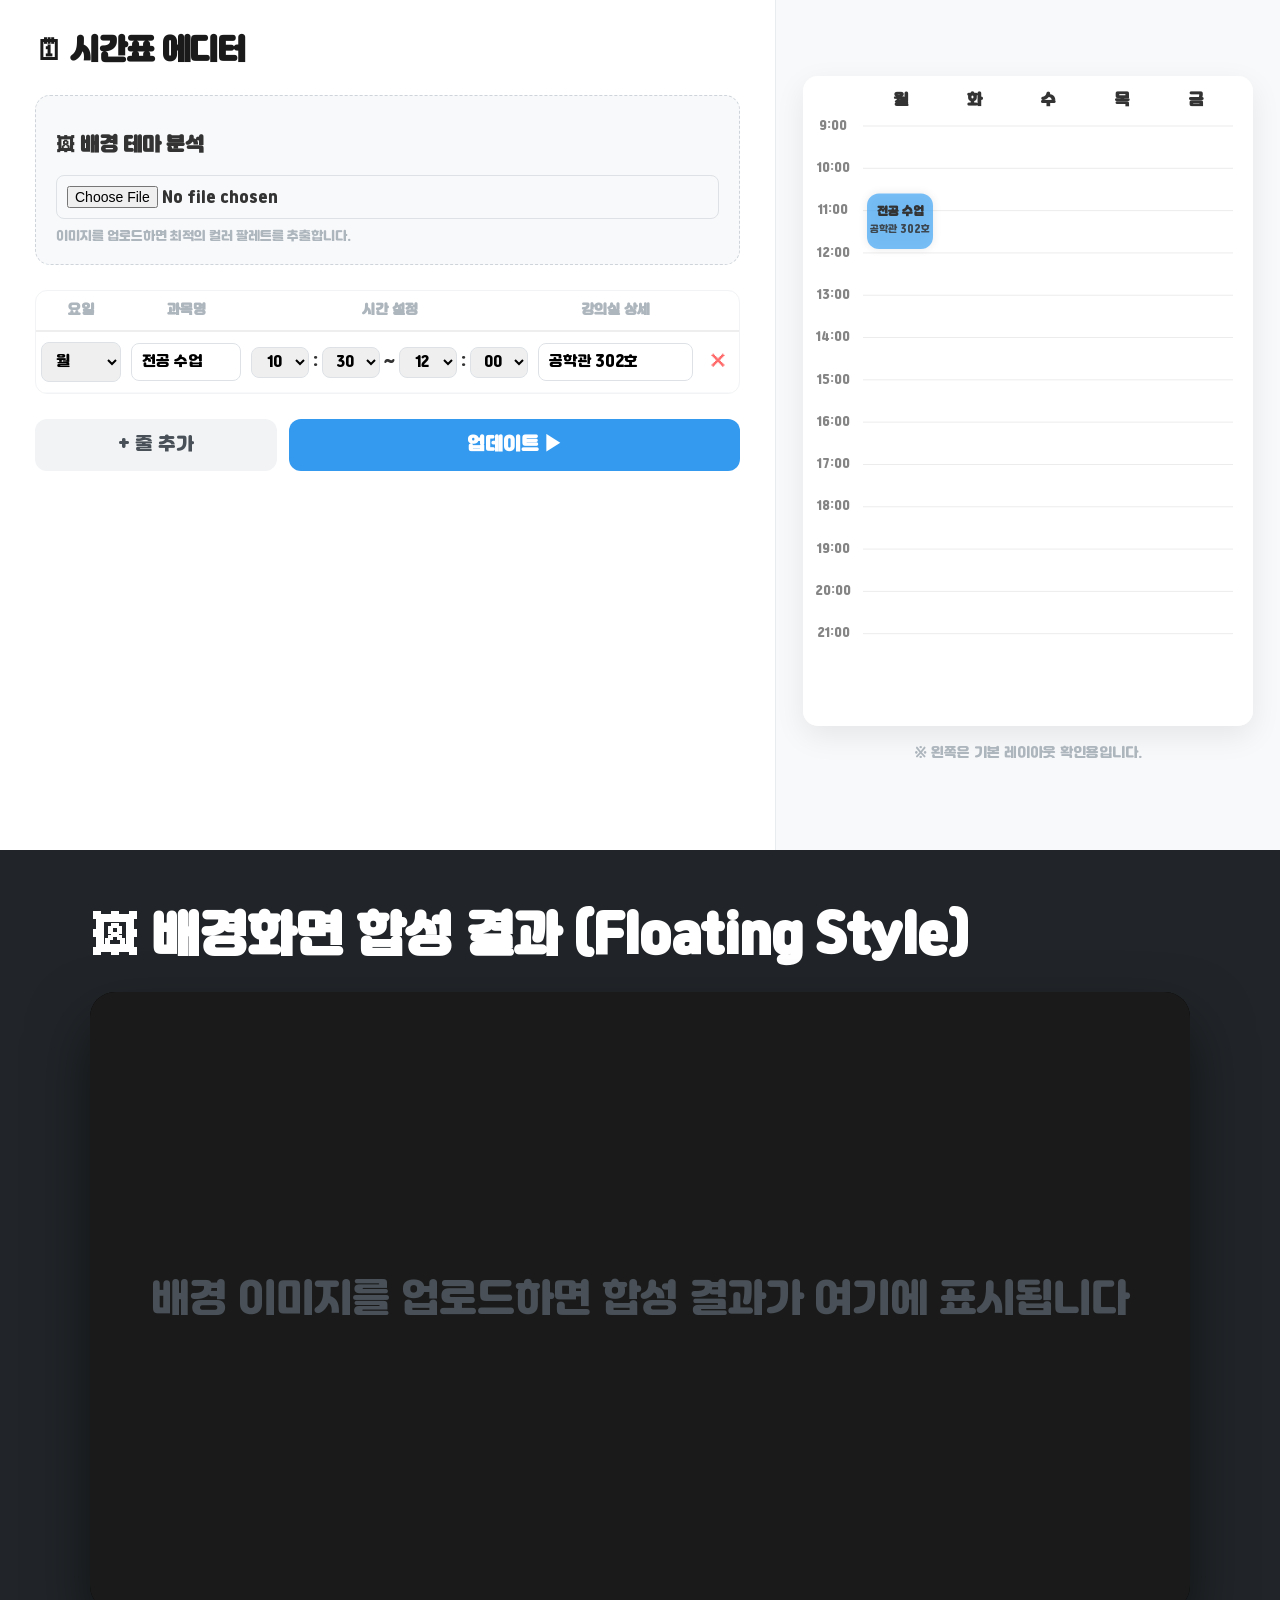
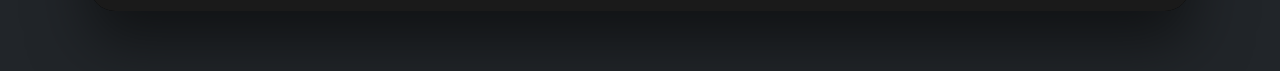
<file: web/index.html>
<!DOCTYPE html>
<html lang="ko">
<head>
    <meta charset="UTF-8">
    <meta name="viewport" content="width=device-width, initial-scale=1.0">
    <title>프로페셔널 시간표 에디터</title>
    <link rel="stylesheet" href="css/style.css">
</head>
<body>

<div class="main-wrapper">
    <div class="input-section">
        <header>
            <h1>🗓 시간표 에디터</h1>
        </header>

        <div class="config-section">
            <h3>🖼 배경 테마 분석</h3>
            <div class="theme-inline">
                <input type="file" id="bgInput" accept="image/*" onchange="analyzeImage(event)">
                <div id="themeResultsInline" class="theme-results-inline" style="display: none;">
                    <div class="circle-container" id="paletteCircles"></div>
                    <div class="color-meta">
                        <span class="mini-label">글자</span>
                        <div class="color-swatch" id="textSwatch"></div>
                        <span class="mini-label">격자</span>
                        <div class="color-swatch" id="gridSwatch"></div>
                    </div>
                </div>
            </div>
            <p class="help-text">이미지를 업로드하면 최적의 컬러 팔레트를 추출합니다.</p>
        </div>

        <div class="table-container">
            <table id="scheduleTable">
                <thead>
                    <tr>
                        <th style="width: 85px;">요일</th>
                        <th style="width: 120px;">과목명</th>
                        <th style="width: 210px;">시간 설정</th>
                        <th>강의실 상세</th>
                        <th style="width: 40px;"></th>
                    </tr>
                </thead>
                <tbody></tbody>
            </table>
        </div>

        <div class="action-bar">
            <button class="btn add-btn" onclick="addRow()">+ 줄 추가</button>
            <button class="btn submit-btn" onclick="renderAll()">업데이트 ▶</button>
        </div>
    </div>

    <div class="preview-section">
        <div id="canvasWrapper">
            <canvas id="timetableCanvas"></canvas>
            <p class="preview-hint">※ 왼쪽은 기본 레이아웃 확인용입니다.</p>
        </div>
    </div>
</div>

<div class="composite-section">
    <div class="composite-inner">
        <div class="composite-header">
            <h2>🖼 배경화면 합성 결과 (Floating Style)</h2>
            <button class="btn download-btn" onclick="downloadComposite()" id="downloadBtn" style="display:none;">
                ⬇ 결과 저장하기 (.png)
            </button>
        </div>
        <div class="composite-frame" id="compositeFrame">
            <canvas id="compositeCanvas"></canvas>
            <div class="composite-placeholder" id="compositePlaceholder">
                <span>배경 이미지를 업로드하면 합성 결과가 여기에 표시됩니다</span>
            </div>
        </div>
    </div>
</div>

<script src="js/main.js"></script>
</body>
</html>
</file>
<file: web/css/style.css>
@font-face {
    font-family: 'Jalnan2';
    src: url('../assets/fonts/Jalnan2TTF.ttf') format('truetype');
}

* { box-sizing: border-box; }

body, html {
    margin: 0; padding: 0;
    font-family: 'Jalnan2', sans-serif;
    background-color: #f1f3f5;
    color: #333;
}

.main-wrapper {
    display: flex;
    width: 100%;
    height: 850px;
    background: white;
}

/* 입력 섹션 스타일 */
.input-section {
    flex: 1.4;
    min-width: 650px;
    background: white;
    padding: 35px;
    border-right: 1px solid #e9ecef;
    display: flex;
    flex-direction: column;
    overflow-y: auto;
}

h1 { margin: 0 0 25px 0; font-size: 1.8rem; letter-spacing: -1px; color: #1a1a1a; }

/* 배경 분석 UI */
.config-section {
    background: #f8f9fa;
    padding: 20px;
    border-radius: 15px;
    margin-bottom: 25px;
    border: 1px dashed #ced4da;
}

.theme-inline { display: flex; align-items: center; gap: 20px; margin-bottom: 10px; }
.theme-results-inline { display: flex; align-items: center; gap: 15px; background: white; padding: 8px 15px; border-radius: 10px; border: 1px solid #eee; }
.circle-container { display: flex; gap: 6px; }
.color-circle { width: 22px; height: 22px; border-radius: 50%; border: 1px solid rgba(0,0,0,0.1); }
.color-meta { display: flex; align-items: center; gap: 8px; border-left: 1px solid #eee; padding-left: 12px; }
.color-swatch { width: 18px; height: 18px; border-radius: 4px; border: 1px solid #ddd; }
.mini-label { font-size: 12px; color: #868e96; font-weight: bold; }
.help-text { font-size: 12px; color: #adb5bd; margin: 0; }

/* 테이블 및 입력필드 (사용자 요청 너비 반영) */
.table-container {
    width: 100%;
    overflow-x: auto;
    margin-bottom: 25px;
    border: 1px solid #f1f3f5;
    border-radius: 12px;
}

table { width: 100%; border-collapse: collapse; min-width: 620px; }
th { padding: 12px; font-size: 13px; color: #adb5bd; border-bottom: 2px solid #eee; text-align: center; }
td { padding: 10px 5px; border-bottom: 1px solid #f8f9fa; }

input, select {
    font-family: 'Jalnan2';
    width: 100%;
    padding: 10px;
    border: 1px solid #dee2e6;
    border-radius: 8px;
    font-size: 14px;
    transition: border-color 0.2s;
}
input:focus { border-color: #339af0; outline: none; }

/* 너비 조정 핵심 */
select.day { width: 80px !important; } 
.time-group { display: flex; align-items: center; gap: 4px; justify-content: center; }
.time-group select { width: 58px !important; padding: 6px; font-size: 13px; text-align: center; }

/* 버튼 스타일 */
.action-bar { display: flex; gap: 12px; }
.btn { 
    font-family: 'Jalnan2'; border: none; border-radius: 12px; 
    cursor: pointer; padding: 16px; font-size: 1.1rem; transition: all 0.2s;
}
.add-btn { background: #f1f3f5; color: #495057; flex: 1; }
.add-btn:hover { background: #e9ecef; }
.submit-btn { background: #339af0; color: white; flex: 2; font-weight: bold; }
.submit-btn:hover { background: #228be6; box-shadow: 0 4px 12px rgba(51,154,240,0.3); }

/* 오른쪽 미리보기 */
.preview-section {
    flex: 1;
    background-color: #f8f9fa;
    display: flex;
    align-items: center;
    justify-content: center;
}
#timetableCanvas {
    background: white;
    border-radius: 15px;
    box-shadow: 0 10px 30px rgba(0,0,0,0.08);
}
.preview-hint { margin-top: 15px; color: #adb5bd; font-size: 13px; text-align: center; }

/* 하단 합성 영역 (플로팅 레이아웃 전용) */
.composite-section { padding: 60px 20px; background: #212529; }
.composite-inner { max-width: 1100px; margin: 0 auto; }
.composite-header { display: flex; justify-content: space-between; align-items: center; margin-bottom: 25px; color: white; }
.composite-header h2 { margin: 0; font-size: 3rem; } /* 1.5rem → 3rem (2배) */
.download-btn { background: #40c057; color: white; padding: 10px 20px; font-size: 30px; } /* 15px → 30px (2배) */
.download-btn:hover { background: #37b24d; }

.composite-frame {
    width: 100%;
    aspect-ratio: 16 / 9;
    background: #000;
    border-radius: 25px;
    overflow: hidden;
    position: relative;
    box-shadow: 0 30px 60px rgba(0,0,0,0.5);
}
#compositeCanvas { width: 100%; height: 100%; object-fit: cover; display: block; }
.composite-placeholder {
    position: absolute; top: 0; left: 0; width: 100%; height: 100%;
    display: flex; align-items: center; justify-content: center;
    color: #495057; font-size: 2.4rem; background: #1a1a1a;
} /* 1.2rem → 2.4rem (2배) */
</file>
